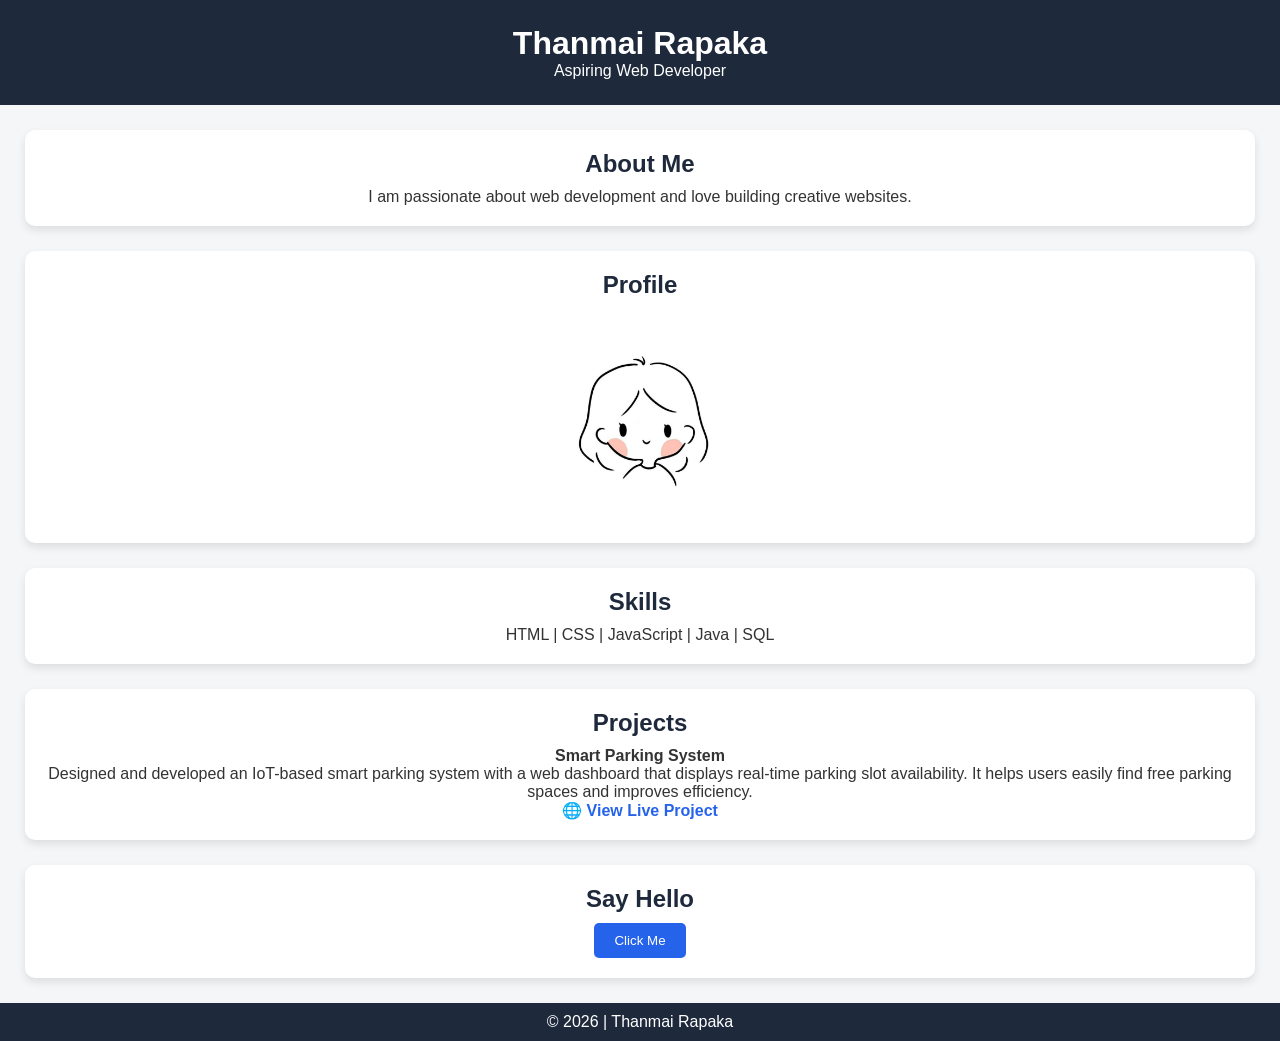
<file: task-1/index.html>
<!DOCTYPE html>
<html lang="en">
<head>
    <meta charset="UTF-8">
    <meta name="viewport" content="width=device-width, initial-scale=1.0">
    <title>My Portfolio</title>
    <link rel="stylesheet" href="style.css">
</head>
<body>

    <!-- Header -->
    <header>
        <h1>Thanmai Rapaka</h1>
        <p>Aspiring Web Developer</p>
    </header>

    <!-- About -->
    <section>
        <h2>About Me</h2>
        <p>I am passionate about web development and love building creative websites.</p>
    </section>

    <!-- Image -->
    <section>
        <h2>Profile</h2>
        <img src="photo.jpg" alt="My Photo">
    </section>

    <!-- Skills -->
    <section>
        <h2>Skills</h2>
        <p>HTML | CSS | JavaScript | Java | SQL</p>
    </section>

    <!-- Link -->
    <section>
        <h2>Projects</h2>
    
        <p>
            <strong>Smart Parking System</strong><br>
            Designed and developed an IoT-based smart parking system with a web dashboard that displays real-time parking slot availability. It helps users easily find free parking spaces and improves efficiency.
        </p>
    
        <a href="https://thanmairapaka08.github.io/smartstreetparking/" target="_blank">
            🌐 View Live Project
        </a>
    </section>
    <!-- Button -->
    <section>
        <h2>Say Hello</h2>
        <button onclick="showMessage()">Click Me</button>
    </section>

    <!-- Footer -->
    <footer>
        <p>© 2026 | Thanmai Rapaka</p>
    </footer>

    <script src="script.js"></script>
</body>
</html>
</file>
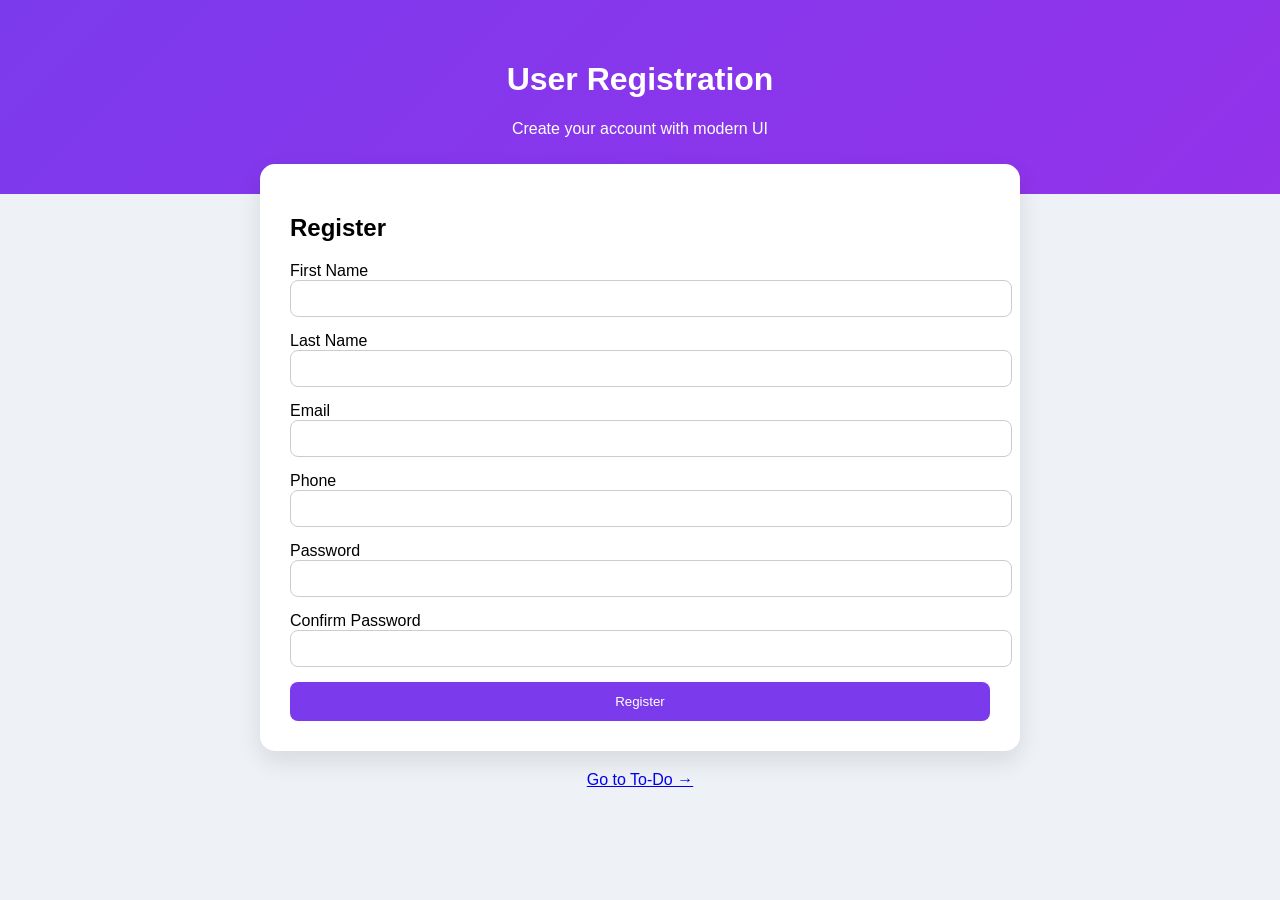
<file: task-2/index.html>
<!DOCTYPE html>
<html lang="en">
<head>
    <meta charset="UTF-8">
    <meta name="viewport" content="width=device-width, initial-scale=1.0">
    <title>Registration Form</title>
    <link rel="stylesheet" href="style.css">
</head>
<body>

<header class="hero">
    <h1>User Registration</h1>
    <p>Create your account with modern UI</p>
</header>

<div class="container">
    <form id="form">

        <h2>Register</h2>

        <div class="form-grid">

            <div>
                <label>First Name</label>
                <input type="text" id="fname">
                <small></small>
            </div>

            <div>
                <label>Last Name</label>
                <input type="text" id="lname">
                <small></small>
            </div>

            <div>
                <label>Email</label>
                <input type="email" id="email">
                <small></small>
            </div>

            <div>
                <label>Phone</label>
                <input type="text" id="phone">
                <small></small>
            </div>

            <div>
                <label>Password</label>
                <input type="password" id="password">
                <small></small>
            </div>

            <div>
                <label>Confirm Password</label>
                <input type="password" id="cpassword">
                <small></small>
            </div>

        </div>

        <button type="submit">Register</button>

    </form>
</div>

<a href="todo.html" class="link-btn">Go to To-Do →</a>

<script src="script.js"></script>
</body>
</html>
</file>
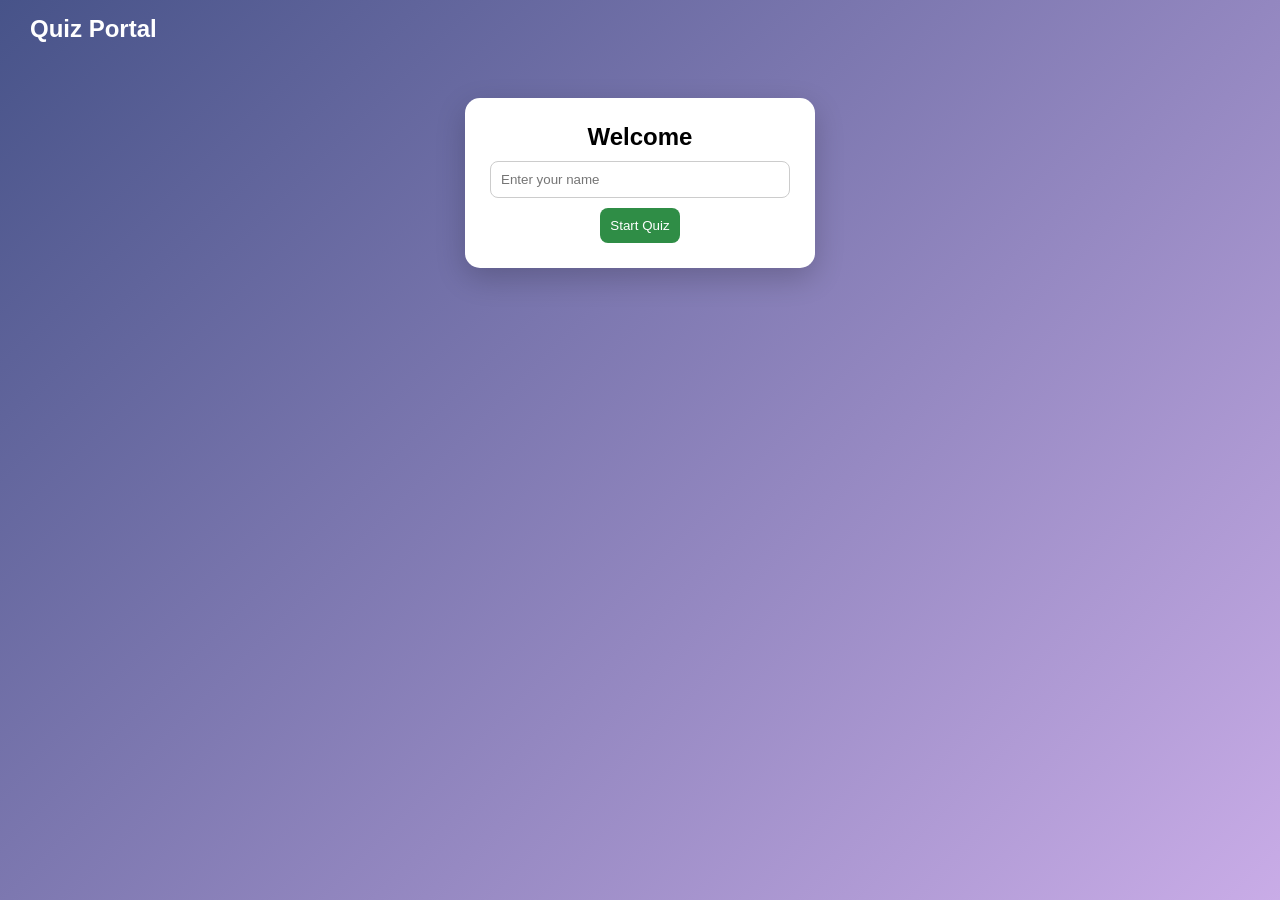
<file: task-3/index.html>
<!DOCTYPE html>
<html lang="en">
<head>
  <meta charset="UTF-8">
  <title>Quiz Portal</title>
  <link rel="stylesheet" href="style.css">
</head>
<body>

<!-- Header -->
<div class="header">
    <h2> Quiz Portal</h2>
  
    <div class="user-box">
      <span id="userDisplay"></span>
      <button id="logoutBtn" onclick="logout()" class="hidden">Logout</button>
    </div>
  </div>

<div class="container">

  <!--  LOGIN -->
  <div id="loginBox" class="card center">
    <h2>Welcome </h2>
    <input type="text" id="username" placeholder="Enter your name">
    <button onclick="login()">Start Quiz</button>
  </div>

  <!--  CATEGORY -->
  <div id="categoryBox" class="hidden">
    <h2 class="title">Select Category</h2>

    <div class="category-grid">

      <div class="category-card html" onclick="startQuiz('html')">
        <h3>HTML</h3>
        <p>Structure of web pages</p>
      </div>

      <div class="category-card css" onclick="startQuiz('css')">
        <h3>CSS</h3>
        <p>Styling & layouts</p>
      </div>

      <div class="category-card js" onclick="startQuiz('js')">
        <h3>JavaScript</h3>
        <p>Logic & interactivity</p>
      </div>

    </div>
  </div>

  <!--  QUIZ -->
  <div id="quizBox" class="card hidden">
    <div class="top">
      <span id="progress"></span>
      <span id="timer"></span>
    </div>

    <div class="progress-bar">
      <div id="bar"></div>
    </div>

    <h3 id="question"></h3>
    <div id="options"></div>

    <button class="primary" onclick="nextQuestion()">Next</button>
  </div>

  <!-- RESULT -->
  <div id="resultBox" class="card hidden center">
    <h2 id="finalScore"></h2>

    <div class="btn-group">
      <button onclick="showLeaderboard()">Leaderboard</button>
      <button onclick="restart()">Play Again</button>
    </div>
  </div>

  <!-- LEADERBOARD -->
  <div id="leaderboardBox" class="card hidden">
    <h2> Leaderboard</h2>
    <ul id="leaderboard"></ul>
    <button onclick="restart()">Back</button>
  </div>

</div>

<script src="script.js"></script>
</body>
</html>
</file>
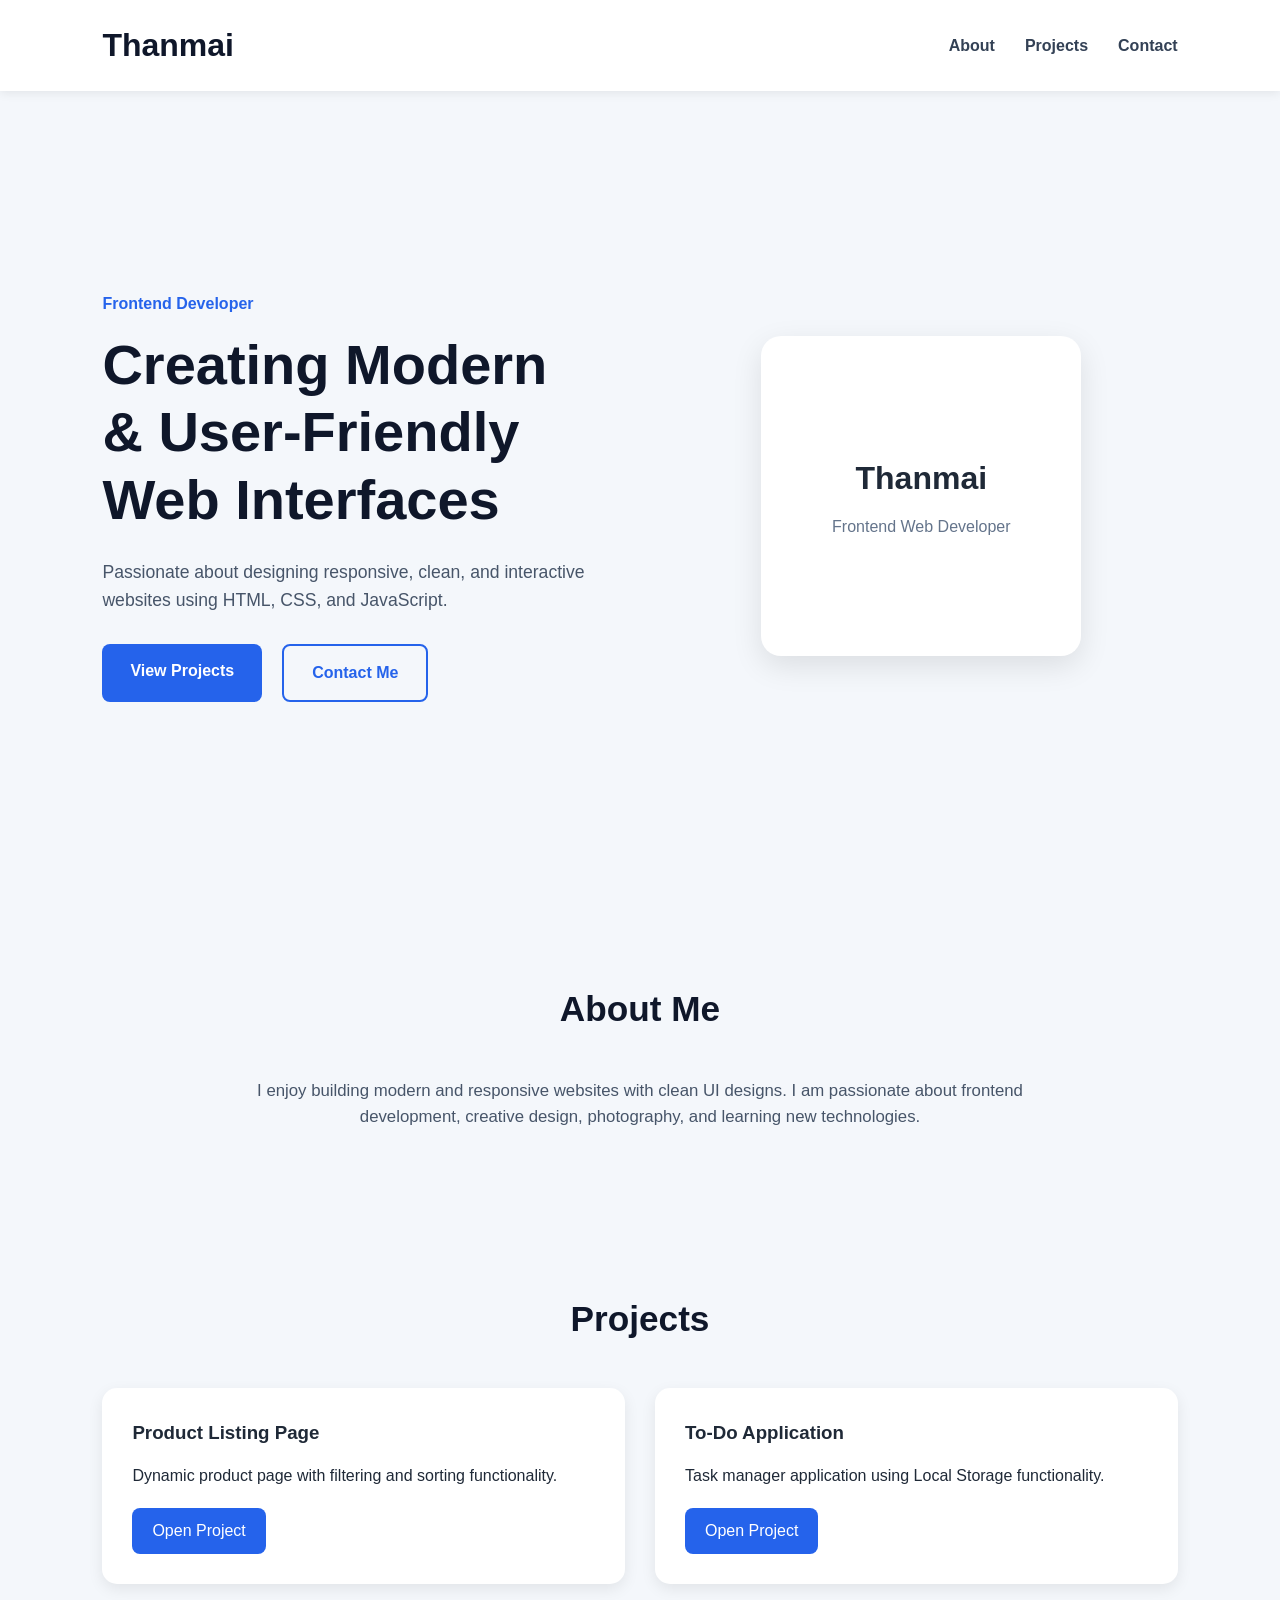
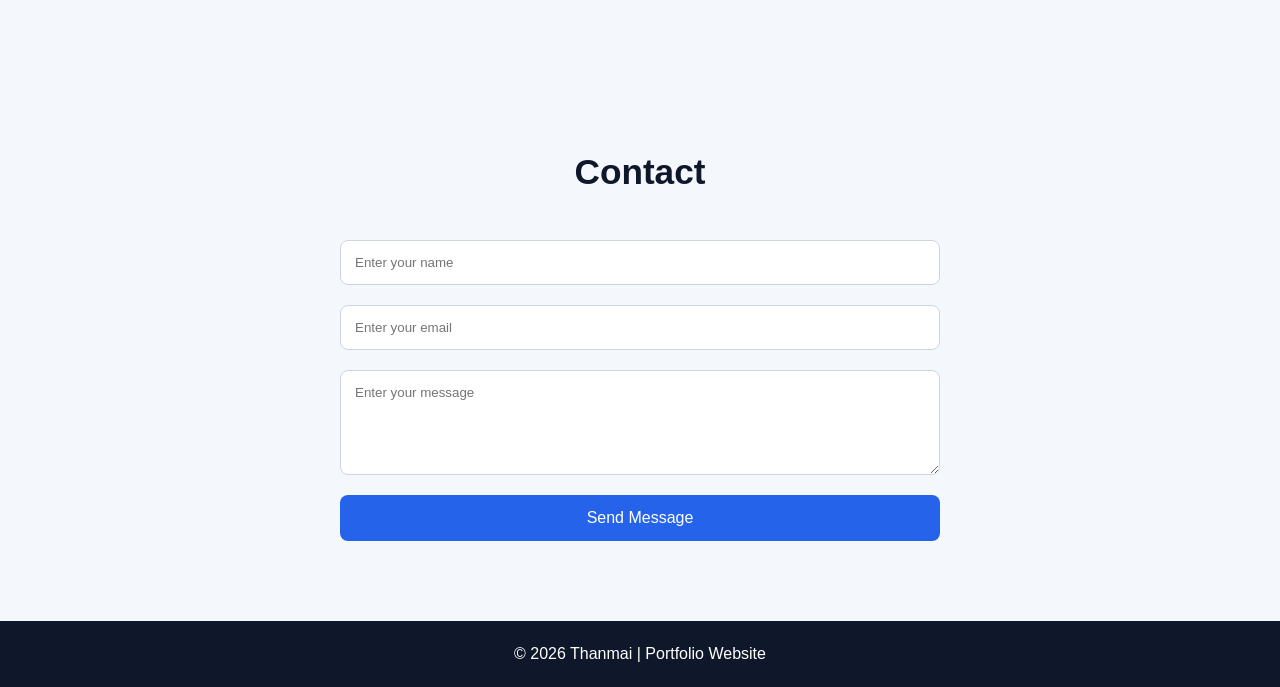
<file: task-4/index.html>
<!DOCTYPE html>
<html lang="en">

<head>

    <meta charset="UTF-8">

    <meta name="viewport" content="width=device-width, initial-scale=1.0">

    <title>Professional Portfolio</title>

    <link rel="stylesheet" href="style.css">

</head>

<body>


    <!-- Navbar -->

    <nav class="navbar">

        <h1 class="logo">Thanmai</h1>

        <ul class="nav-links">

            <li><a href="#about">About</a></li>

            <li><a href="#projects">Projects</a></li>

            <li><a href="#contact">Contact</a></li>

        </ul>

    </nav>



    <section class="hero">

        <div class="hero-left">
    
            <p class="small-text">
                Frontend Developer
            </p>
    
            <h1>
                Creating Modern <br>
                & User-Friendly <br>
                Web Interfaces
            </h1>
    
            <p class="hero-description">
    
                Passionate about designing responsive,
                clean, and interactive websites using
                HTML, CSS, and JavaScript.
    
            </p>
    
            <div class="hero-buttons">
    
                <a href="#projects" class="btn-primary">
                    View Projects
                </a>
    
                <a href="#contact" class="btn-secondary">
                    Contact Me
                </a>
    
            </div>
    
        </div>
    

        <div class="hero-right">

            <div class="profile-card">

                <h2>Thanmai</h2>

                <p>Frontend Web Developer</p>

            </div>

        </div>

    </section>



    <!-- About Section -->

    <section id="about" class="section">

        <h2>About Me</h2>

        <p class="about-text">

            I enjoy building modern and responsive
            websites with clean UI designs.

            I am passionate about frontend development,
            creative design, photography, and learning
            new technologies.

        </p>

    </section>



    <!-- Projects Section -->

    <section id="projects" class="section">

        <h2>Projects</h2>

        <div class="project-container">


            <div class="card">

                <h3>Product Listing Page</h3>

                <p>
                    Dynamic product page with filtering
                    and sorting functionality.
                </p>

                <a href="products.html" class="project-btn">
                    Open Project
                </a>

            </div>



            <div class="card">

                <h3>To-Do Application</h3>

                <p>
                    Task manager application using
                    Local Storage functionality.
                </p>

                <a href="todo.html" class="project-btn">
                    Open Project
                </a>

            </div>

        </div>

    </section>



    <!-- Contact Section -->

    <section id="contact" class="section">

        <h2>Contact</h2>

        <form id="contactForm">

            <input
                type="text"
                id="name"
                placeholder="Enter your name"
            >

            <input
                type="email"
                id="email"
                placeholder="Enter your email"
            >

            <textarea
                id="message"
                rows="5"
                placeholder="Enter your message"
            ></textarea>

            <button type="submit">
                Send Message
            </button>

        </form>

    </section>



    <!-- Footer -->

    <footer>

        <p>
            © 2026 Thanmai | Portfolio Website
        </p>

    </footer>


    <script src="script.js"></script>

</body>

</html>
</file>
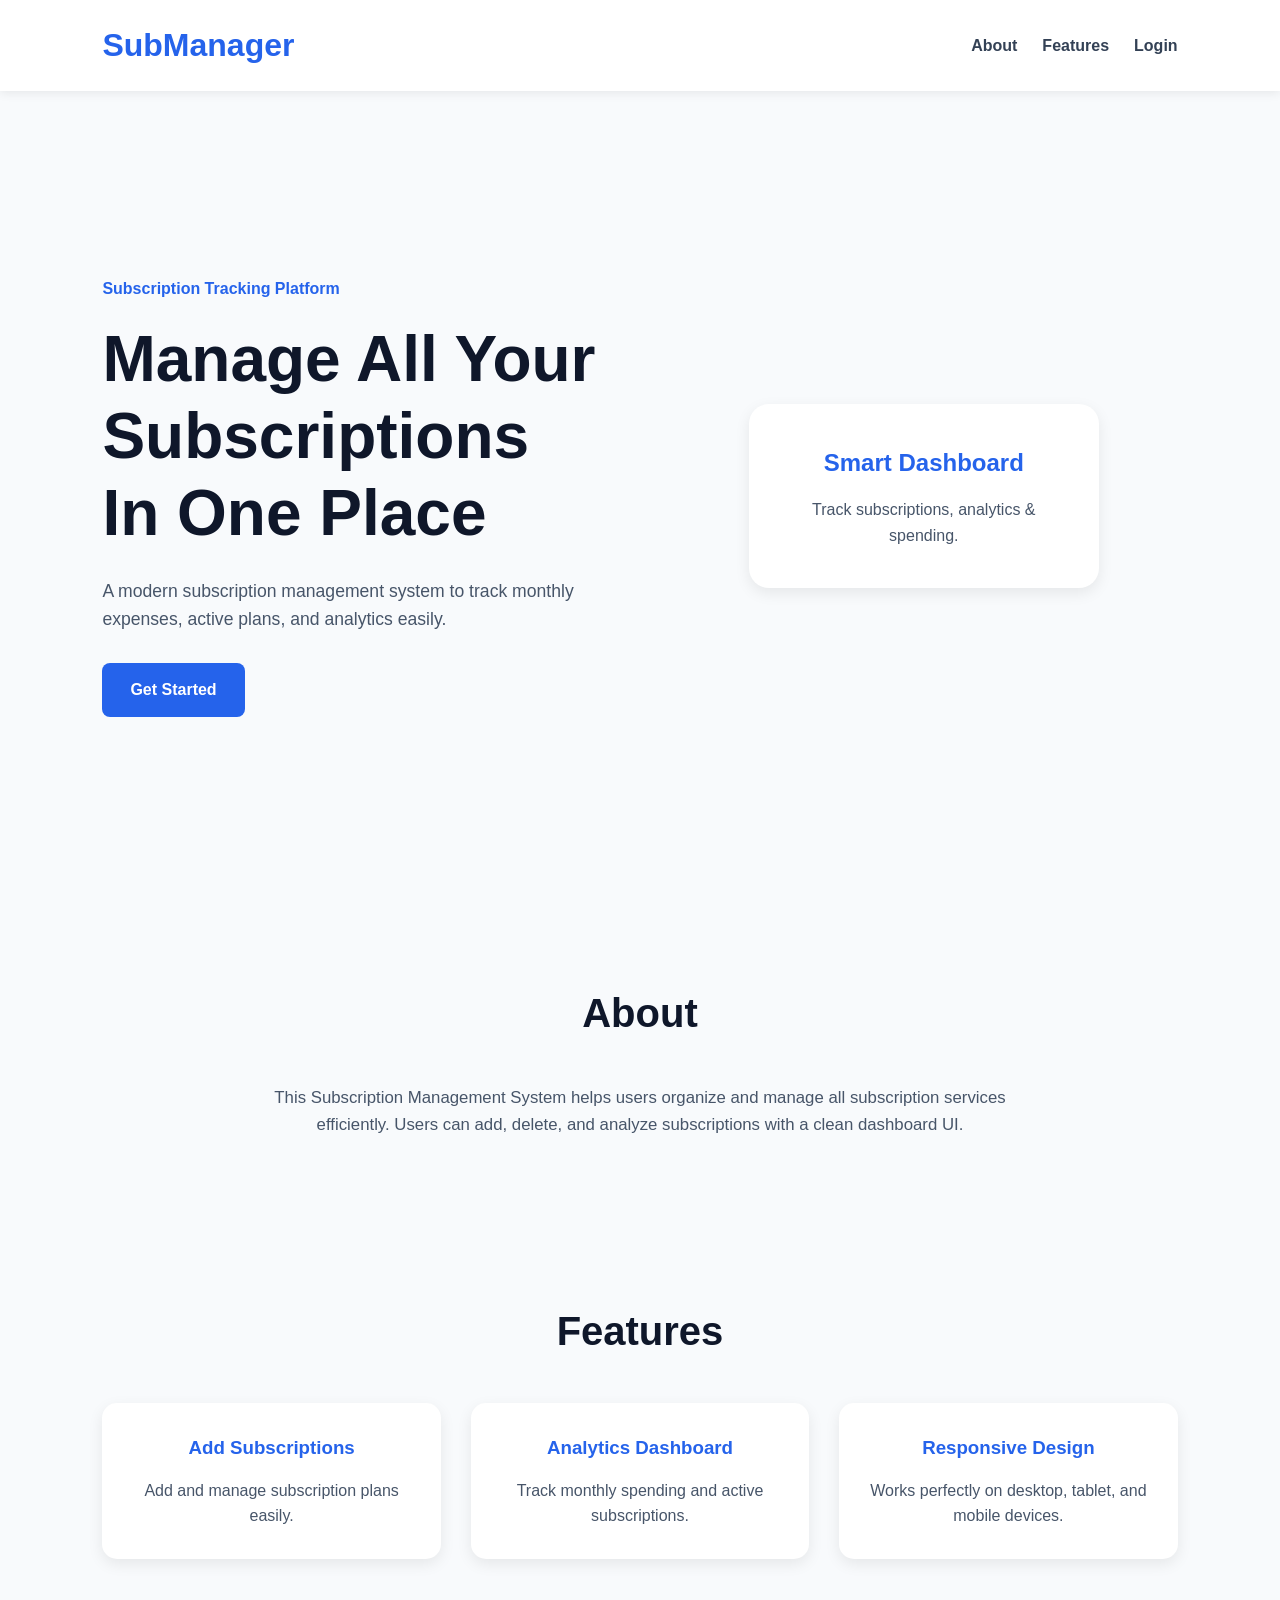
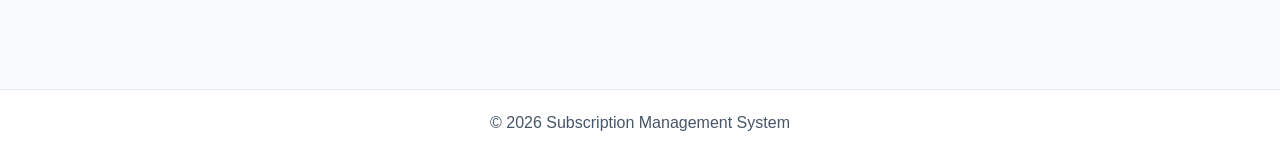
<file: task-5/index.html>
<!DOCTYPE html>
<html lang="en">

<head>

    <meta charset="UTF-8">

    <meta name="viewport"
          content="width=device-width, initial-scale=1.0">

    <title>Subscription Management System</title>

    <link rel="stylesheet" href="style.css">

</head>

<body>


    <!-- Navbar -->

    <nav class="navbar">

        <h1 class="logo">SubManager</h1>

        <ul class="nav-links">

            <li><a href="#about">About</a></li>

            <li><a href="#features">Features</a></li>

            <li><a href="auth.html">Login</a></li>

        </ul>

    </nav>



    <!-- Hero Section -->

    <section class="hero">

        <div class="hero-left">

            <p class="small-text">
                Subscription Tracking Platform
            </p>

            <h1>
                Manage All Your <br>
                Subscriptions <br>
                In One Place
            </h1>

            <p class="hero-description">

                A modern subscription management
                system to track monthly expenses,
                active plans, and analytics easily.

            </p>

            <a href="auth.html" class="btn-primary">
                Get Started
            </a>

        </div>



        <div class="hero-right">

            <div class="hero-card">

                <h2>Smart Dashboard</h2>

                <p>
                    Track subscriptions,
                    analytics & spending.
                </p>

            </div>

        </div>

    </section>



    <!-- About Section -->

    <section id="about" class="section">

        <h2>About</h2>

        <p class="about-text">

            This Subscription Management System
            helps users organize and manage
            all subscription services efficiently.

            Users can add, delete, and analyze
            subscriptions with a clean dashboard UI.

        </p>

    </section>



    <!-- Features Section -->

    <section id="features" class="section">

        <h2>Features</h2>

        <div class="feature-container">


            <div class="card">

                <h3>Add Subscriptions</h3>

                <p>
                    Add and manage
                    subscription plans easily.
                </p>

            </div>



            <div class="card">

                <h3>Analytics Dashboard</h3>

                <p>
                    Track monthly spending
                    and active subscriptions.
                </p>

            </div>



            <div class="card">

                <h3>Responsive Design</h3>

                <p>
                    Works perfectly on desktop,
                    tablet, and mobile devices.
                </p>

            </div>

        </div>

    </section>



    <!-- Footer -->

    <footer>

        <p>
            © 2026 Subscription Management System
        </p>

    </footer>

</body>

</html>
</file>
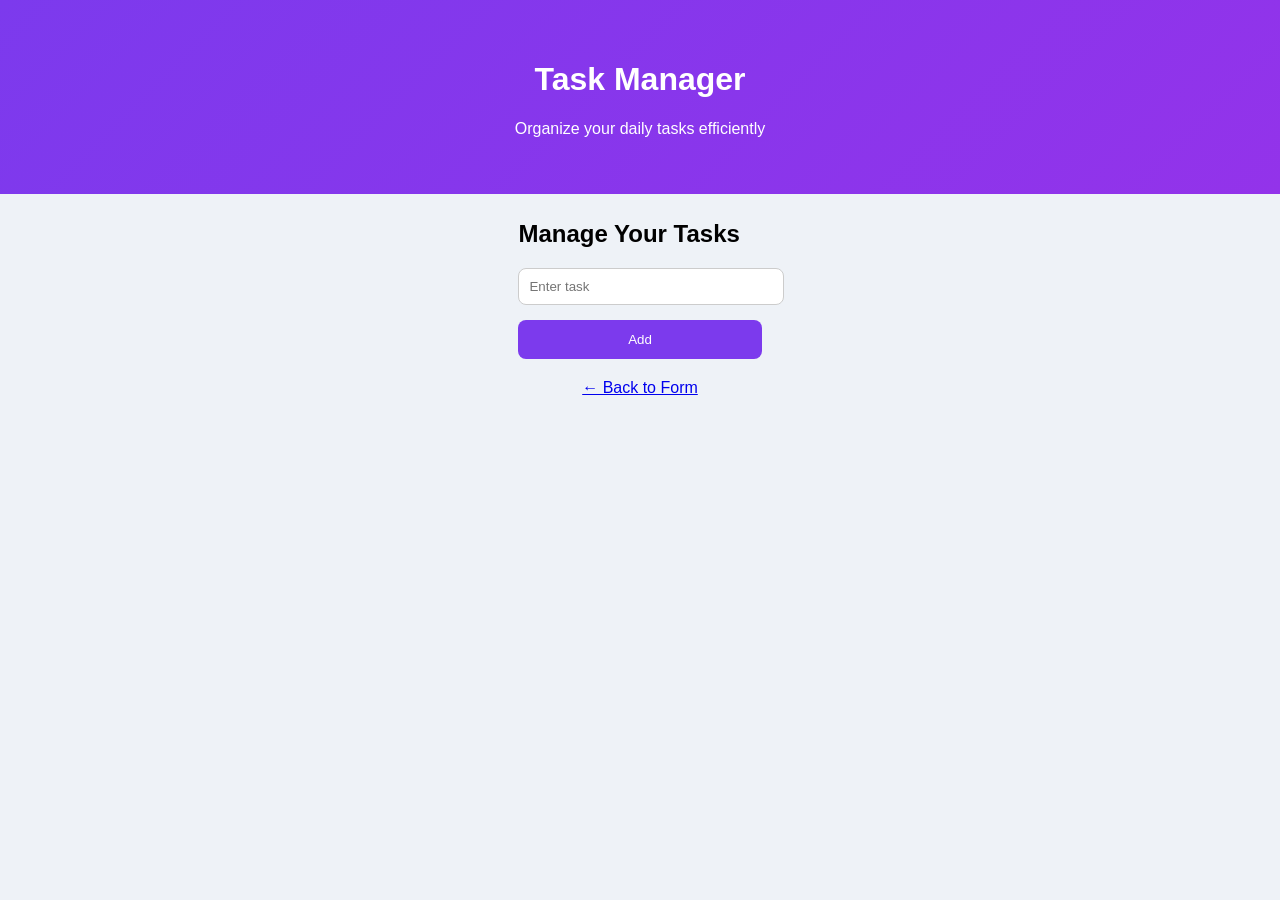
<file: task-2/todo.html>
<!DOCTYPE html>
<html lang="en">
<head>
    <meta charset="UTF-8">
    <meta name="viewport" content="width=device-width, initial-scale=1.0">
    <title>To-Do List</title>
    <link rel="stylesheet" href="style.css">
</head>
<body>

<!-- SAME HEADER STYLE -->
<header class="hero">
    <h1>Task Manager</h1>
    <p>Organize your daily tasks efficiently</p>
</header>

<!-- CARD -->
<div class="container">
    
    <div class="todo-card"><br>
        <br>
        <h2>Manage Your Tasks</h2>

        <div class="todo-input">
            <input type="text" id="taskInput" placeholder="Enter task">
            <button onclick="addTask()">Add</button>
        </div>

        <ul id="taskList"></ul>

        <a href="index.html" class="link-btn">← Back to Form</a>
    </div>

</div>

<script src="script.js"></script>
</body>
</html>
</file>
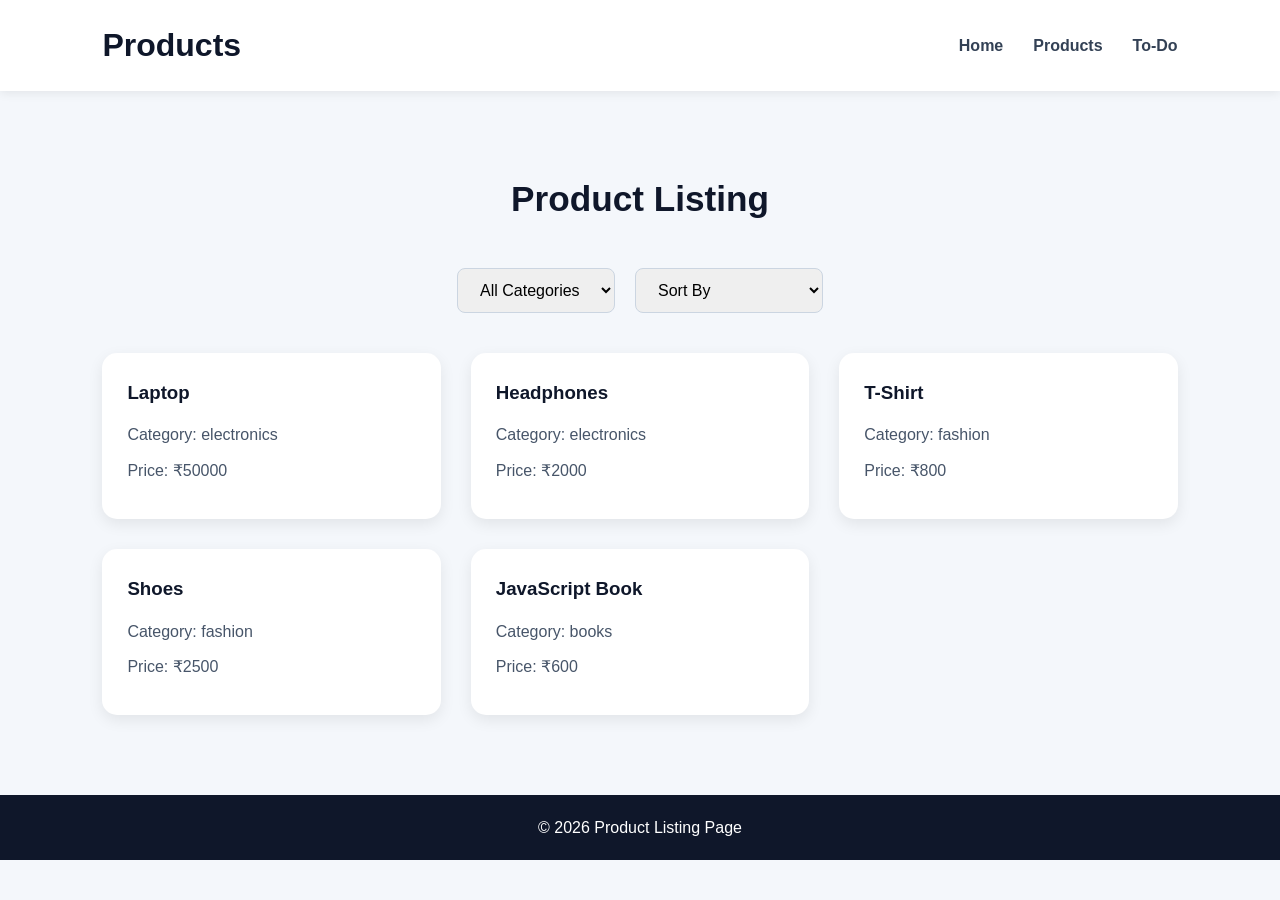
<file: task-4/products.html>
<!DOCTYPE html>
<html lang="en">

<head>

    <meta charset="UTF-8">

    <meta name="viewport" content="width=device-width, initial-scale=1.0">

    <title>Product Listing</title>

    <link rel="stylesheet" href="style.css">

</head>

<body>


    <!-- Navbar -->

    <nav class="navbar">

        <h1 class="logo">Products</h1>

        <ul class="nav-links">

            <li><a href="index.html">Home</a></li>

            <li><a href="products.html">Products</a></li>

            <li><a href="todo.html">To-Do</a></li>

        </ul>

    </nav>



    <!-- Products Section -->

    <section class="section">

        <h2>Product Listing</h2>


        <!-- Filter Controls -->

        <div class="controls">

            <select id="filterCategory">

                <option value="all">
                    All Categories
                </option>

                <option value="electronics">
                    Electronics
                </option>

                <option value="fashion">
                    Fashion
                </option>

                <option value="books">
                    Books
                </option>

            </select>



            <select id="sortPrice">

                <option value="default">
                    Sort By
                </option>

                <option value="low">
                    Price: Low to High
                </option>

                <option value="high">
                    Price: High to Low
                </option>

            </select>

        </div>



        <!-- Product Cards -->

        <div
            id="productContainer"
            class="product-container"
        ></div>

    </section>


    <footer>

        <p>
            © 2026 Product Listing Page
        </p>

    </footer>


    <script src="script.js"></script>

</body>

</html>
</file>
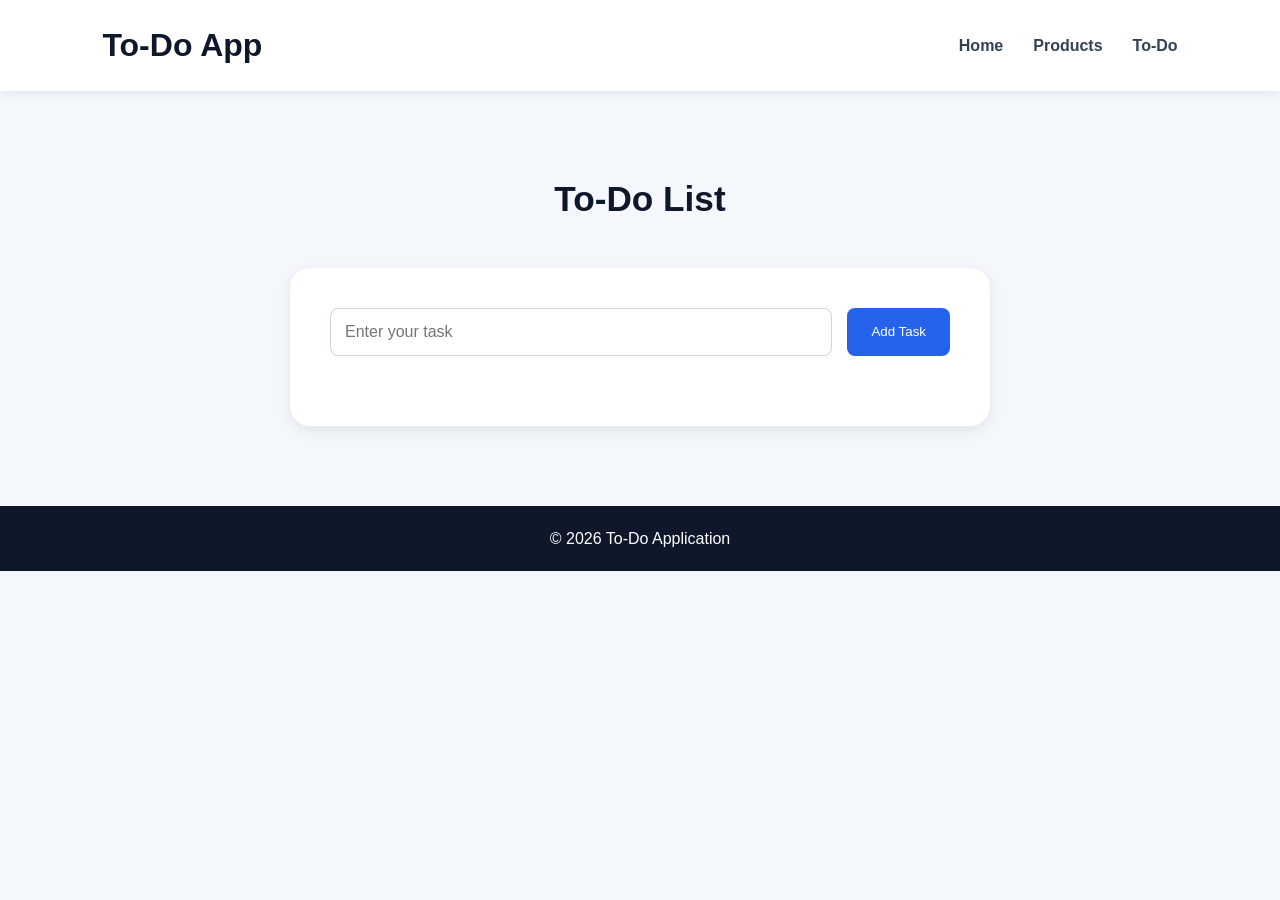
<file: task-4/todo.html>
<!DOCTYPE html>
<html lang="en">

<head>

    <meta charset="UTF-8">

    <meta name="viewport" content="width=device-width, initial-scale=1.0">

    <title>To-Do App</title>

    <link rel="stylesheet" href="style.css">

</head>

<body>


    <!-- Navbar -->

    <nav class="navbar">

        <h1 class="logo">To-Do App</h1>

        <ul class="nav-links">

            <li><a href="index.html">Home</a></li>

            <li><a href="products.html">Products</a></li>

            <li><a href="todo.html">To-Do</a></li>

        </ul>

    </nav>



    <!-- To-Do Section -->

    <section class="section">

        <h2>To-Do List</h2>


        <div class="todo-container">

            <div class="todo-box">

                <input
                    type="text"
                    id="taskInput"
                    placeholder="Enter your task"
                >

                <button onclick="addTask()">
                    Add Task
                </button>

            </div>


            <ul id="taskList"></ul>

        </div>

    </section>


    <footer>

        <p>
            © 2026 To-Do Application
        </p>

    </footer>


    <script src="script.js"></script>

</body>

</html>
</file>
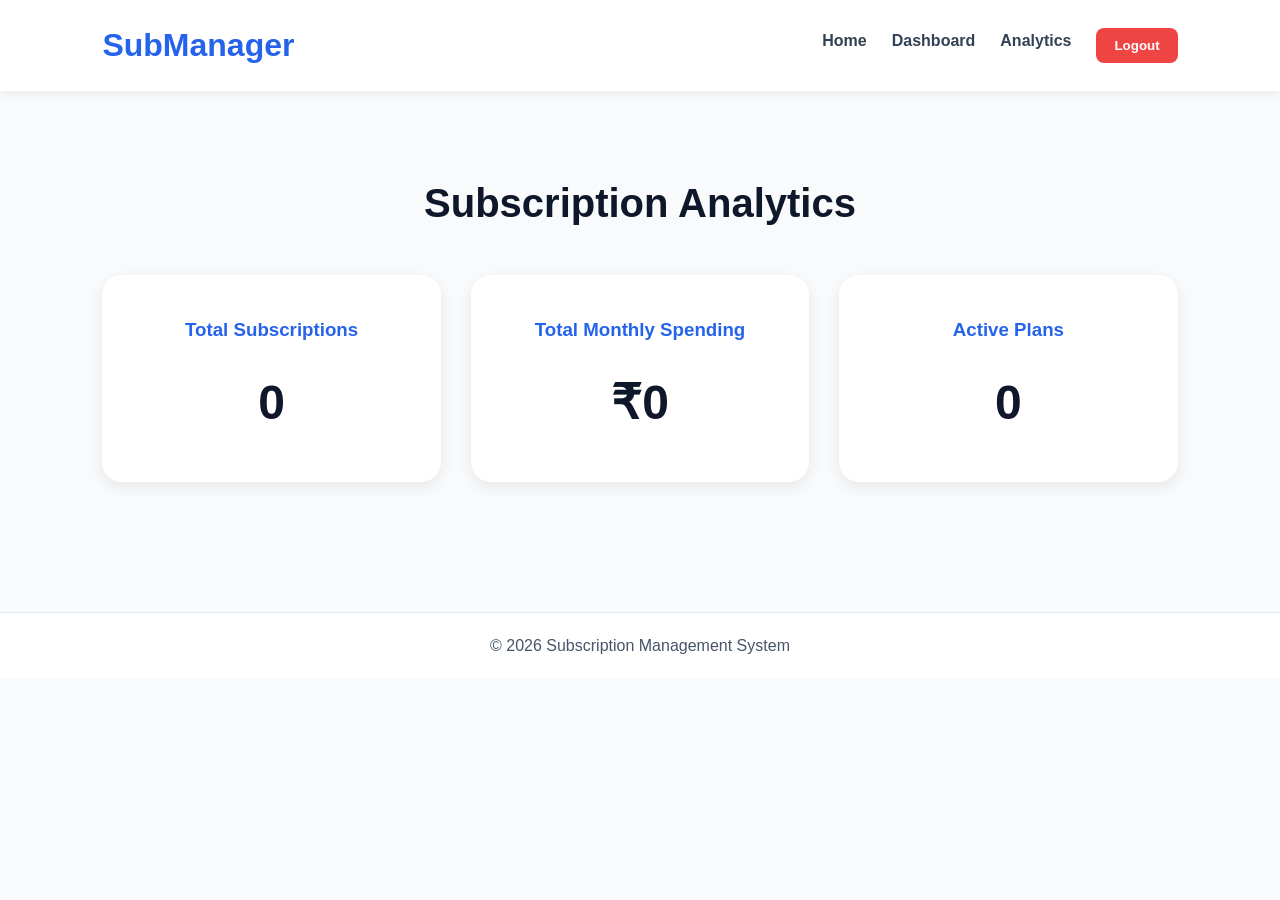
<file: task-5/analytics.html>
<!DOCTYPE html>
<html lang="en">

<head>

    <meta charset="UTF-8">

    <meta name="viewport"
          content="width=device-width, initial-scale=1.0">

    <title>Analytics Dashboard</title>

    <link rel="stylesheet" href="style.css">

</head>

<body>


    <!-- Navbar -->

    <nav class="navbar">

        <h1 class="logo">SubManager</h1>
    
        <ul class="nav-links">
    
            <li><a href="index.html">Home</a></li>
    
            <li><a href="dashboard.html">Dashboard</a></li>
    
            <li><a href="analytics.html">Analytics</a></li>
    
            <li>
                <button
                    class="logout-btn"
                    onclick="logoutUser()"
                >
                    Logout
                </button>
            </li>
    
        </ul>
    
    </nav>



    <!-- Analytics Section -->

    <section class="section">

        <h2>Subscription Analytics</h2>


        <div class="analytics-container">


            <!-- Total Subscriptions -->

            <div class="analytics-card">

                <h3>Total Subscriptions</h3>

                <h1 id="totalSubscriptions">
                    0
                </h1>

            </div>



            <!-- Monthly Spending -->

            <div class="analytics-card">

                <h3>Total Monthly Spending</h3>

                <h1 id="totalAmount">
                    ₹0
                </h1>

            </div>



            <!-- Active Plans -->

            <div class="analytics-card">

                <h3>Active Plans</h3>

                <h1 id="activePlans">
                    0
                </h1>

            </div>

        </div>

    </section>



    <!-- Footer -->

    <footer>

        <p>
            © 2026 Subscription Management System
        </p>

    </footer>


    <script src="script.js"></script>

</body>

</html>
</file>
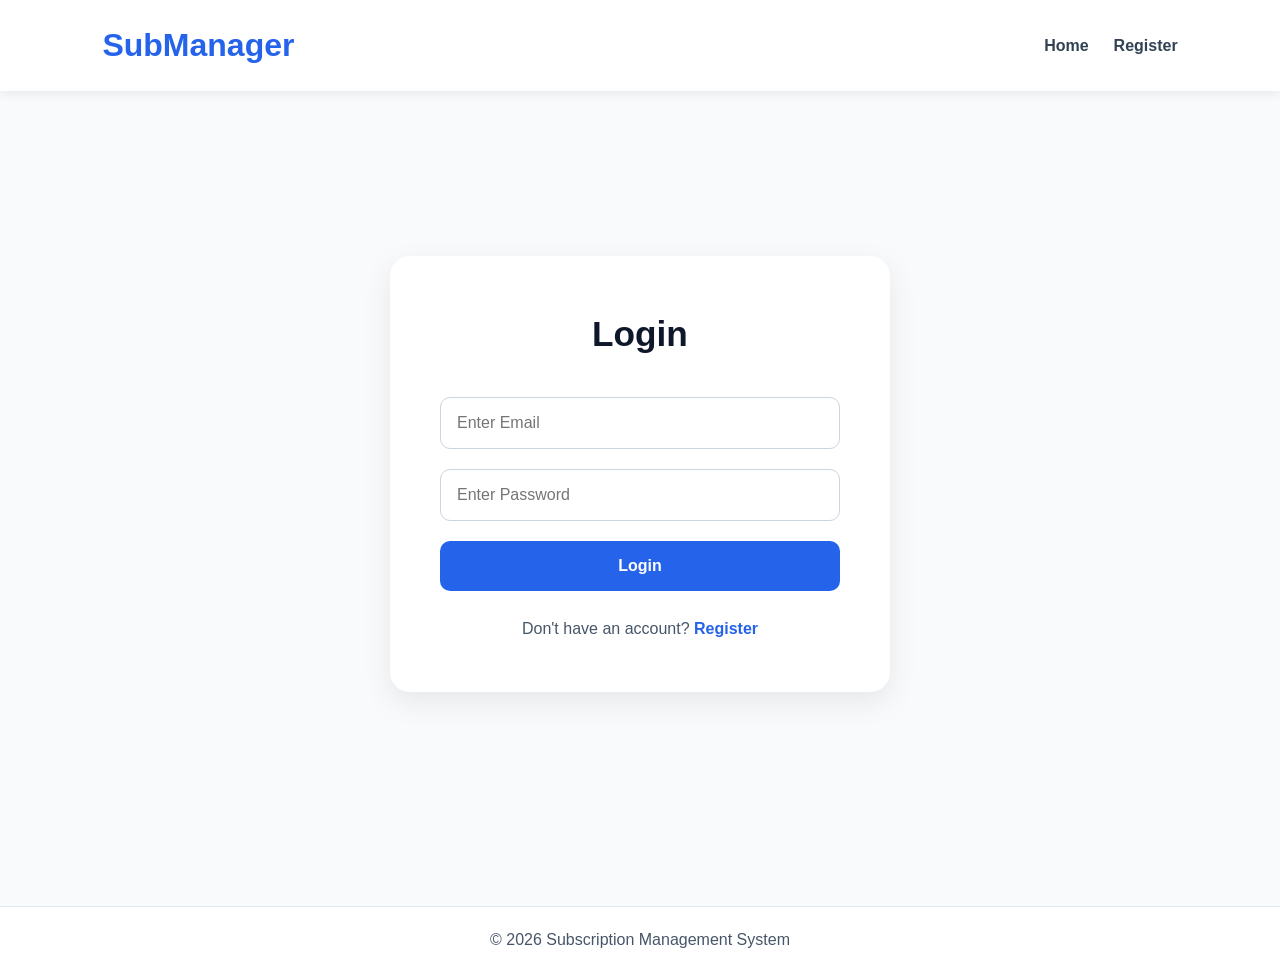
<file: task-5/auth.html>
<!DOCTYPE html>
<html lang="en">

<head>

    <meta charset="UTF-8">

    <meta name="viewport"
          content="width=device-width, initial-scale=1.0">

    <title>Login</title>

    <link rel="stylesheet" href="style.css">

</head>

<body>


    <nav class="navbar">

        <h1 class="logo">SubManager</h1>

        <ul class="nav-links">

            <li><a href="index.html">Home</a></li>

            <li><a href="register.html">Register</a></li>

        </ul>

    </nav>



    <section class="auth-section">

        <div class="single-auth-box">

            <h2>Login</h2>


            <input
                type="email"
                id="loginEmail"
                placeholder="Enter Email"
            >
            <br>

            <input
                type="password"
                id="loginPassword"
                placeholder="Enter Password"
            >
            <br>

            <button onclick="loginUser()">
                Login
            </button>


            <p class="auth-link">

                Don't have an account?

                <a href="register.html">
                    Register
                </a>

            </p>

        </div>

    </section>



    <footer>

        <p>
            © 2026 Subscription Management System
        </p>

    </footer>


    <script src="script.js"></script>

</body>

</html>
</file>
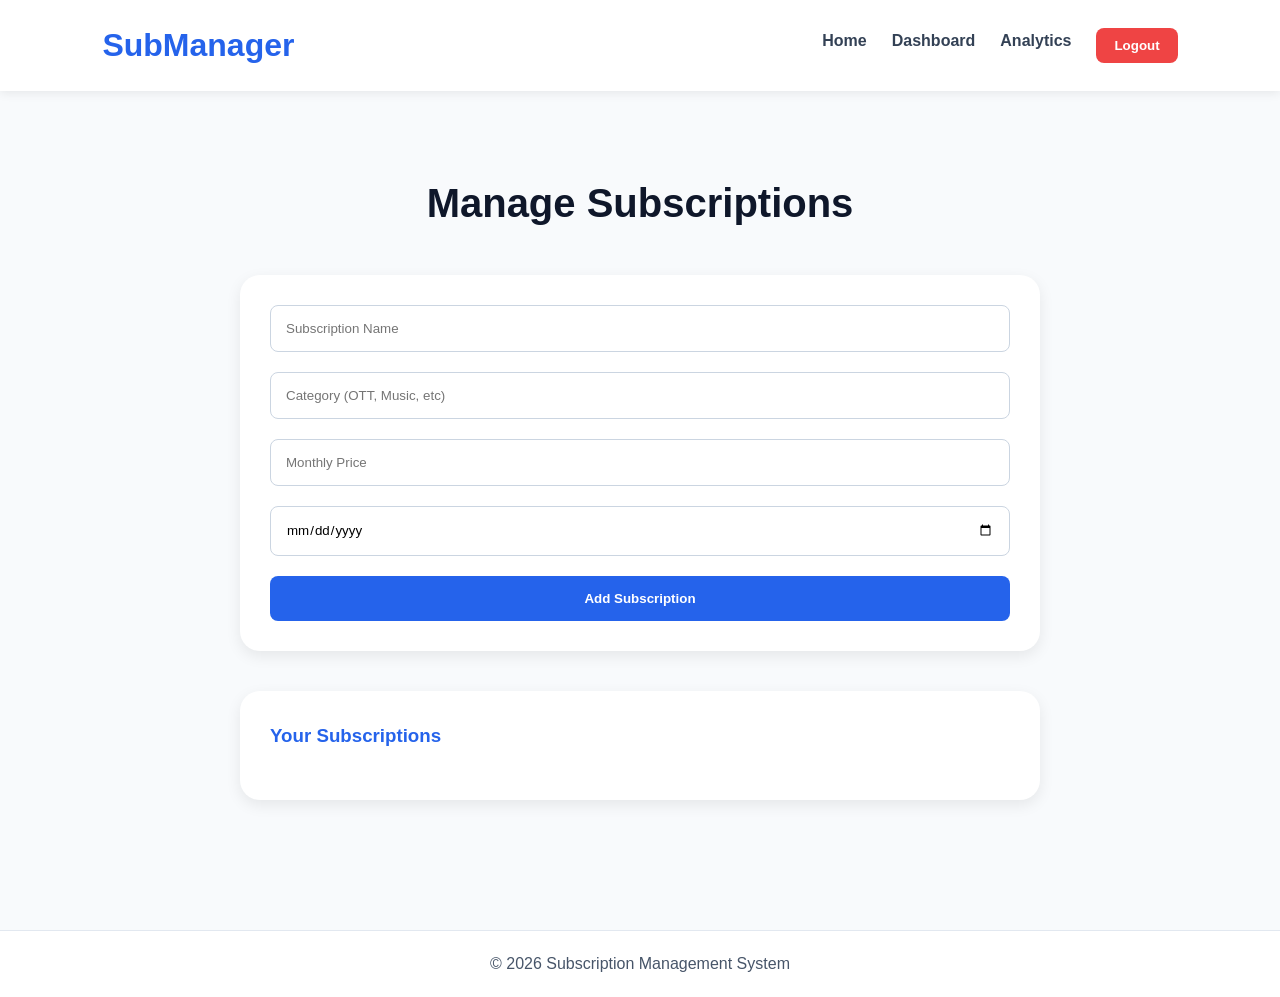
<file: task-5/dashboard.html>
<!DOCTYPE html>
<html lang="en">

<head>

    <meta charset="UTF-8">

    <meta name="viewport"
          content="width=device-width, initial-scale=1.0">

    <title>Dashboard</title>

    <link rel="stylesheet" href="style.css">

</head>

<body>


    <!-- Navbar -->

    <nav class="navbar">

        <h1 class="logo">SubManager</h1>
    
        <ul class="nav-links">
    
            <li><a href="index.html">Home</a></li>
    
            <li><a href="dashboard.html">Dashboard</a></li>
    
            <li><a href="analytics.html">Analytics</a></li>
    
            <li>
                <button
                    class="logout-btn"
                    onclick="logoutUser()"
                >
                    Logout
                </button>
            </li>
    
        </ul>
    
    </nav>



    <!-- Dashboard Section -->

    <section class="section">

        <h2>Manage Subscriptions</h2>


        <div class="dashboard-container">


            <!-- Add Subscription -->

            <div class="form-box">

                <input
                    type="text"
                    id="subscriptionName"
                    placeholder="Subscription Name"
                >
            
            
                <input
                    type="text"
                    id="subscriptionCategory"
                    placeholder="Category (OTT, Music, etc)"
                >
            
            
                <input
                    type="number"
                    id="subscriptionPrice"
                    placeholder="Monthly Price"
                >
            
            
                <input
                    type="date"
                    id="renewalDate"
                >
            
            
                <button onclick="addSubscription()">
                    Add Subscription
                </button>
            
            </div>


            <!-- Subscription List -->

            <div class="subscription-box">

                <h3>Your Subscriptions</h3>

                <ul id="subscriptionList"></ul>

            </div>

        </div>

    </section>



    <!-- Footer -->

    <footer>

        <p>
            © 2026 Subscription Management System
        </p>

    </footer>


    <script src="script.js"></script>

</body>

</html>
</file>
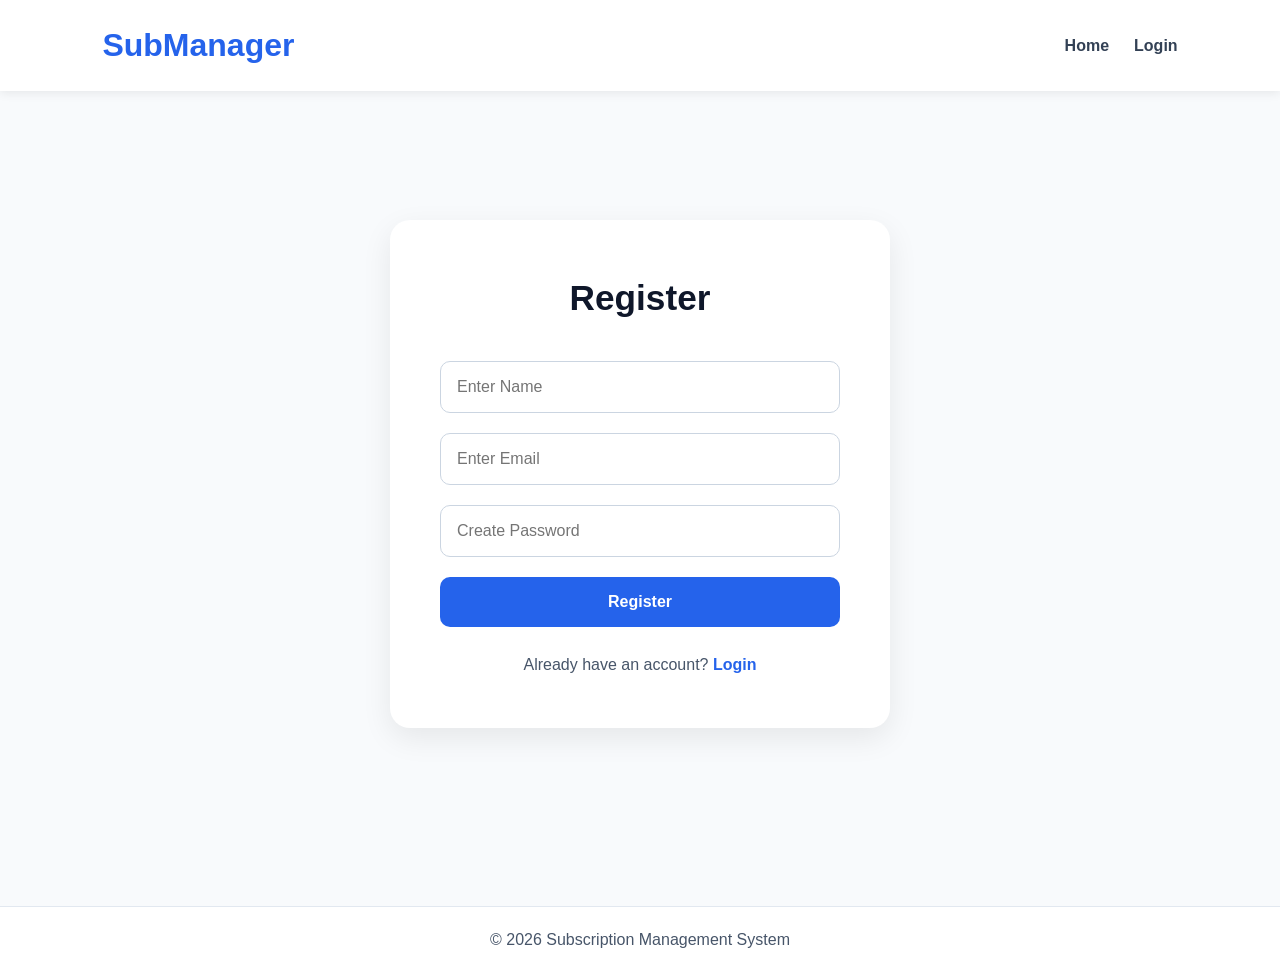
<file: task-5/register.html>
<!DOCTYPE html>
<html lang="en">

<head>

    <meta charset="UTF-8">

    <meta name="viewport"
          content="width=device-width, initial-scale=1.0">

    <title>Register</title>

    <link rel="stylesheet" href="style.css">

</head>

<body>


    <nav class="navbar">

        <h1 class="logo">SubManager</h1>

        <ul class="nav-links">

            <li><a href="index.html">Home</a></li>

            <li><a href="auth.html">Login</a></li>

        </ul>

    </nav>



    <section class="auth-section">

        <div class="single-auth-box">

            <h2>Register</h2>


            <input
                type="text"
                id="registerName"
                placeholder="Enter Name"
            >


            <input
                type="email"
                id="registerEmail"
                placeholder="Enter Email"
            >


            <input
                type="password"
                id="registerPassword"
                placeholder="Create Password"
            >


            <button onclick="registerUser()">
                Register
            </button>


            <p class="auth-link">

                Already have an account?

                <a href="auth.html">
                    Login
                </a>

            </p>

        </div>

    </section>



    <footer>

        <p>
            © 2026 Subscription Management System
        </p>

    </footer>


    <script src="script.js"></script>

</body>

</html>
</file>
<file: task-1/style.css>
* {
    margin: 0;
    padding: 0;
    box-sizing: border-box;
}

body {
    font-family: Arial, sans-serif;
    background: #f4f6f8;
    text-align: center;
    color: #333;
}

/* Header */
header {
    background: #1e293b;
    color: white;
    padding: 25px;
}

/* Sections */
section {
    margin: 25px;
    padding: 20px;
    background: white;
    border-radius: 10px;
    box-shadow: 0px 4px 8px rgba(0,0,0,0.1);
}

/* Headings */
h2 {
    margin-bottom: 10px;
    color: #1e293b;
}

/* Image */
img {
    width: 200px;
    border-radius: 50%;
    margin-top: 10px;
}

/* Link */
a {
    text-decoration: none;
    color: #2563eb;
    font-weight: bold;
}

a:hover {
    color: #1d4ed8;
}

/* Button */
button {
    padding: 10px 20px;
    background: #2563eb;
    color: white;
    border: none;
    border-radius: 5px;
    cursor: pointer;
}

button:hover {
    background: #1d4ed8;
}

button:active {
    transform: scale(0.95);
}

/* Footer */
footer {
    margin-top: 20px;
    padding: 10px;
    background: #1e293b;
    color: white;
}
</file>
<file: task-2/style.css>
body {
    font-family: 'Segoe UI', sans-serif;
    margin: 0;
    background: #eef2f7;
}

/* HEADER */
.hero {
    background: linear-gradient(135deg, #7c3aed, #9333ea);
    color: white;
    text-align: center;
    padding: 40px;
}

/* CARD */
.container {
    display: flex;
    justify-content: center;
    margin-top: -30px;
}

/* FORM */
form {
    background: white;
    padding: 30px;
    border-radius: 15px;
    width: 700px;
    box-shadow: 0 10px 25px rgba(0,0,0,0.1);
}

/* GRID */
.form-grid {
    display: flex;
    flex-direction: column;
    gap: 15px;
}

/* INPUT */
input {
    width: 100%;
    padding: 10px;
    border-radius: 8px;
    border: 1px solid #ccc;
}
.form-grid div {
    display: flex;
    flex-direction: column;
}
/* VALIDATION COLORS */
input.success {
    border-color: green;
}

input.error {
    border-color: red;
}

small {
    color: red;
    font-size: 12px;
}

/* BUTTON */
button {
    margin-top: 15px;
    width: 100%;
    padding: 12px;
    background: #7c3aed;
    color: white;
    border: none;
    border-radius: 8px;
}

/* LINK */
.link-btn {
    display: block;
    text-align: center;
    margin-top: 20px;
}

/* RESPONSIVE */
@media (max-width: 768px) {
    .form-grid {
        display: flex;
        flex-direction: column;
        gap: 15px;
    }

    form {
        width: 90%;
    }
}
</file>
<file: task-3/style.css>
* {
    margin: 0;
    padding: 0;
    box-sizing: border-box;
    font-family: 'Segoe UI', sans-serif;
  }
  
  /* Background */
  body {
    background: linear-gradient(135deg, #475389, #c9ace7);
    min-height: 100vh;
  }
  
  /* Header */
  .header {
    display: flex;
    justify-content: space-between;
    padding: 15px 30px;
    color: white;
  }
  
  /* Container */
  .container {
    display: flex;
    justify-content: center;
    align-items: center;
    flex-direction: column;
    margin-top: 40px;
  }
  
  /* Cards */
  .card {
    background: white;
    padding: 25px;
    border-radius: 15px;
    width: 350px;
    box-shadow: 0 10px 30px rgba(0,0,0,0.2);
  }
  
  .center {
    text-align: center;
  }
  
  /* Input */
  input {
    width: 100%;
    padding: 10px;
    margin: 10px 0;
    border-radius: 8px;
    border: 1px solid #ccc;
  }
  
  /* Buttons */
  button {
    padding: 10px;
    border: none;
    border-radius: 8px;
    background: #2f8d46;
    color: white;
    cursor: pointer;
    transition: 0.3s;
  }
  
  button:hover {
    background: #256e38;
  }
  
  .primary {
    width: 100%;
    margin-top: 10px;
  }
  
  /* Category */
  .title {
    color: white;
    margin-bottom: 20px;
    text-align: center;
  }
  
  .category-grid {
    display: flex;
    gap: 20px;
  }
  
  /* Cards */
  .category-card {
    padding: 25px;
    border-radius: 15px;
    width: 150px;
    text-align: center;
    color: white;
    cursor: pointer;
    transition: 0.3s;
  }
  
  .category-card:hover {
    transform: translateY(-8px);
  }
  
  /* Colors */
  .html {
    background: linear-gradient(135deg, #d68f7e, #efb88e);
  }
  
  .css {
    background: linear-gradient(135deg, #7cf5cf, #6daeef);
  }
  
  .js {
    background: linear-gradient(135deg, #ddb17c, #f9de65);
  }
  
  /* Quiz */
  .top {
    display: flex;
    justify-content: space-between;
    margin-bottom: 10px;
  }
  
  .progress-bar {
    height: 6px;
    background: #ddd;
    border-radius: 5px;
    margin-bottom: 15px;
  }
  
  #bar {
    height: 100%;
    width: 0%;
    background: #2f8d46;
  }
  
  /* Options */
  #options {
    display: flex;
    flex-direction: column;
    gap: 10px;
  }
  
  .option {
    padding: 10px;
    border: 1px solid #1c1c1c;
    border-radius: 8px;
    background: rgb(243, 246, 244);
    cursor: pointer;
    color:black;
  }
  
  /* Result buttons */
  .btn-group {
    display: flex;
    gap: 10px;
    justify-content: center;
  }
  
  /* Leaderboard */
  ul {
    list-style: none;
    margin: 10px 0;
  }
  
  li {
    padding: 8px;
    border-bottom: 1px solid #ddd;
  }
  
  /* Hidden */
  .hidden {
    display: none;
  }
  /* User section */
.user-box {
    display: flex;
    gap: 10px;
    align-items: center;
  }
  
  /* Logout button */
  #logoutBtn {
    background: #ff4d4d;
    padding: 6px 10px;
    font-size: 12px;
  }
  
  #logoutBtn:hover {
    background: #cc0000;
  }
</file>
<file: task-4/style.css>
*{
    margin:0;
    padding:0;
    box-sizing:border-box;
    font-family:Arial, sans-serif;
}


body{
    background:#f4f7fb;
    color:#1f2937;
    line-height:1.6;
}


/* Navbar */

.navbar{
    display:flex;
    justify-content:space-between;
    align-items:center;
    padding:20px 8%;
    background:white;
    box-shadow:0 2px 10px rgba(0,0,0,0.08);
    position:sticky;
    top:0;
    z-index:1000;
}


.logo{
    color:#0f172a;
    font-size:2rem;
    font-weight:bold;
}


.nav-links{
    display:flex;
    list-style:none;
    gap:30px;
}


.nav-links a{
    text-decoration:none;
    color:#334155;
    font-weight:600;
}


.nav-links a:hover{
    color:#2563eb;
}


/* Hero */

.hero{
    min-height:90vh;
    display:flex;
    justify-content:space-between;
    align-items:center;
    padding:80px 8%;
    gap:50px;
}


.hero-left{
    flex:1;
}


.small-text{
    color:#2563eb;
    font-weight:bold;
    margin-bottom:15px;
}


.hero-left h1{
    font-size:3.5rem;
    line-height:1.2;
    margin-bottom:25px;
    color:#0f172a;
}


.hero-description{
    font-size:1.1rem;
    color:#475569;
    max-width:600px;
    margin-bottom:30px;
}


.hero-buttons{
    display:flex;
    gap:20px;
}


.btn-primary{
    background:#2563eb;
    color:white;
    padding:14px 28px;
    text-decoration:none;
    border-radius:8px;
    font-weight:bold;
}


.btn-secondary{
    border:2px solid #2563eb;
    color:#2563eb;
    padding:14px 28px;
    text-decoration:none;
    border-radius:8px;
    font-weight:bold;
}


.btn-primary:hover{
    background:#1d4ed8;
}


.btn-secondary:hover{
    background:#2563eb;
    color:white;
}


/* Right Card */

.hero-right{
    flex:1;
    display:flex;
    justify-content:center;
}


.profile-card{
    width:320px;
    height:320px;
    background:white;
    border-radius:20px;
    box-shadow:0 10px 30px rgba(0,0,0,0.1);
    display:flex;
    flex-direction:column;
    justify-content:center;
    align-items:center;
}


.profile-card h2{
    font-size:2rem;
    margin-bottom:10px;
}


.profile-card p{
    color:#64748b;
}


/* Sections */

.section{
    padding:80px 8%;
}


.section h2{
    text-align:center;
    font-size:2.2rem;
    margin-bottom:40px;
    color:#0f172a;
}


.about-text{
    max-width:800px;
    margin:auto;
    text-align:center;
    color:#475569;
    font-size:1.05rem;
}


/* Projects */

.project-container{
    display:grid;
    grid-template-columns:repeat(auto-fit,minmax(280px,1fr));
    gap:30px;
}


.card{
    background:white;
    padding:30px;
    border-radius:15px;
    box-shadow:0 5px 15px rgba(0,0,0,0.08);
    transition:0.3s;
}


.card:hover{
    transform:translateY(-5px);
}


.card h3{
    margin-bottom:15px;
}


.project-btn{
    display:inline-block;
    margin-top:20px;
    background:#2563eb;
    color:white;
    padding:10px 20px;
    border-radius:8px;
    text-decoration:none;
}


.project-btn:hover{
    background:#1d4ed8;
}


/* Form */

form{
    max-width:600px;
    margin:auto;
    display:flex;
    flex-direction:column;
    gap:20px;
}


form input,
form textarea{
    padding:14px;
    border:1px solid #cbd5e1;
    border-radius:8px;
}


form button{
    padding:14px;
    border:none;
    background:#2563eb;
    color:white;
    border-radius:8px;
    cursor:pointer;
    font-size:1rem;
}


form button:hover{
    background:#1d4ed8;
}


/* Footer */

footer{
    background:#0f172a;
    color:white;
    text-align:center;
    padding:20px;
}


/* Responsive */

@media(max-width:900px){

    .hero{
        flex-direction:column;
        text-align:center;
    }

    .hero-buttons{
        justify-content:center;
    }

    .hero-left h1{
        font-size:2.5rem;
    }

    .navbar{
        flex-direction:column;
        gap:15px;
    }
}
/* Product Page */

.controls{

    display:flex;
    justify-content:center;
    gap:20px;
    margin-bottom:40px;
}


.controls select{

    padding:12px 18px;
    border-radius:8px;
    border:1px solid #cbd5e1;
    font-size:1rem;
}


.product-container{

    display:grid;
    grid-template-columns:
        repeat(auto-fit,minmax(250px,1fr));

    gap:30px;
}


.product-card{

    background:white;
    padding:25px;
    border-radius:15px;
    box-shadow:0 5px 15px rgba(0,0,0,0.08);
    transition:0.3s;
}


.product-card:hover{

    transform:translateY(-5px);
}


.product-card h3{

    margin-bottom:15px;
    color:#0f172a;
}


.product-card p{

    margin-bottom:10px;
    color:#475569;
}



/* To-Do Page */

.todo-container{

    max-width:700px;
    margin:auto;
    background:white;
    padding:40px;
    border-radius:20px;
    box-shadow:0 5px 15px rgba(0,0,0,0.08);
}


.todo-box{

    display:flex;
    gap:15px;
    margin-bottom:30px;
}


.todo-box input{

    flex:1;
    padding:14px;
    border:1px solid #cbd5e1;
    border-radius:8px;
    font-size:1rem;
}


.todo-box button{

    padding:14px 24px;
    border:none;
    background:#2563eb;
    color:white;
    border-radius:8px;
    cursor:pointer;
}


.todo-box button:hover{

    background:#1d4ed8;
}


#taskList{

    list-style:none;
}


#taskList li{

    background:#f8fafc;
    padding:15px 20px;
    border-radius:10px;
    margin-bottom:15px;

    display:flex;
    justify-content:space-between;
    align-items:center;
}


.delete-btn{

    background:#ef4444;
    color:white;
    border:none;
    padding:8px 14px;
    border-radius:6px;
    cursor:pointer;
}


.delete-btn:hover{

    background:#dc2626;
}
</file>
<file: task-5/style.css>
*{
    margin:0;
    padding:0;
    box-sizing:border-box;
    font-family:Arial,sans-serif;
}


body{
    background:#f8fafc;
    color:#0f172a;
    line-height:1.6;
}



/* Navbar */

.navbar{

    display:flex;
    justify-content:space-between;
    align-items:center;

    padding:20px 8%;

    background:white;

    box-shadow:0 2px 10px rgba(0,0,0,0.08);
}


.logo{

    color:#2563eb;
    font-size:2rem;
    font-weight:bold;
}


.nav-links{

    display:flex;
    gap:25px;
    list-style:none;
}


.nav-links a{

    text-decoration:none;
    color:#334155;
    font-weight:bold;
}


.nav-links a:hover{

    color:#2563eb;
}



/* Hero Section */

.hero{

    min-height:90vh;

    display:flex;
    justify-content:space-between;
    align-items:center;

    padding:60px 8%;

    gap:60px;
}


.hero-left{

    flex:1;
}


.small-text{

    color:#2563eb;
    font-weight:bold;
    margin-bottom:20px;
}


.hero-left h1{

    font-size:4rem;
    line-height:1.2;
    margin-bottom:25px;
}


.hero-description{

    color:#475569;

    max-width:600px;

    margin-bottom:30px;

    font-size:1.1rem;
}



/* Button */

.btn-primary{

    display:inline-block;

    background:#2563eb;
    color:white;

    padding:14px 28px;

    border-radius:8px;

    text-decoration:none;

    font-weight:bold;

    transition:0.3s;
}


.btn-primary:hover{

    background:#1d4ed8;
}



/* Hero Right */

.hero-right{

    flex:1;

    display:flex;
    justify-content:center;
}



/* Hero Card */

.hero-card{

    width:350px;

    background:white;

    padding:40px;

    border-radius:20px;

    text-align:center;

    box-shadow:0 5px 15px rgba(0,0,0,0.08);
}


.hero-card h2{

    color:#2563eb;

    margin-bottom:15px;
}


.hero-card p{

    color:#475569;
}



/* Sections */

.section{

    padding:80px 8%;
}


.section h2{

    text-align:center;
    margin-bottom:40px;
    font-size:2.5rem;
}



/* About */

.about-text{

    max-width:800px;

    margin:auto;

    text-align:center;

    color:#475569;

    font-size:1.05rem;
}



/* Feature Cards */

.feature-container{

    display:grid;

    grid-template-columns:
        repeat(auto-fit,minmax(250px,1fr));

    gap:30px;
}


.card{

    background:white;

    padding:30px;

    border-radius:15px;

    text-align:center;

    box-shadow:0 5px 15px rgba(0,0,0,0.08);

    transition:0.3s;
}


.card:hover{

    transform:translateY(-5px);
}


.card h3{

    color:#2563eb;

    margin-bottom:15px;
}


.card p{

    color:#475569;
}



/* Auth Section */

.auth-section{

    min-height:85vh;

    display:flex;
    justify-content:center;
    align-items:center;

    padding:40px;
}



/* Login/Register Card */

.single-auth-box{

    width:100%;
    max-width:500px;

    background:white;

    padding:50px;

    border-radius:20px;

    box-shadow:0 10px 30px rgba(0,0,0,0.08);
}


.single-auth-box h2{

    text-align:center;

    margin-bottom:35px;

    font-size:2.2rem;

    color:#0f172a;
}



/* Inputs */

.single-auth-box input{

    width:100%;

    padding:16px;

    margin-bottom:20px;

    border:1px solid #cbd5e1;

    border-radius:10px;

    font-size:1rem;
}


.single-auth-box input:focus{

    outline:none;

    border-color:#2563eb;
}



/* Buttons */

.single-auth-box button{

    width:100%;

    padding:16px;

    border:none;

    border-radius:10px;

    background:#2563eb;

    color:white;

    font-size:1rem;

    font-weight:bold;

    cursor:pointer;

    transition:0.3s;
}


.single-auth-box button:hover{

    background:#1d4ed8;
}



/* Auth Link */

.auth-link{

    text-align:center;

    margin-top:25px;

    color:#475569;
}


.auth-link a{

    color:#2563eb;

    text-decoration:none;

    font-weight:bold;
}


.auth-link a:hover{

    text-decoration:underline;
}



/* Dashboard */

.dashboard-container{

    max-width:800px;

    margin:auto;
}


.form-box{

    background:white;

    padding:30px;

    border-radius:20px;

    margin-bottom:40px;

    box-shadow:0 5px 15px rgba(0,0,0,0.08);
}


.form-box input{

    width:100%;

    padding:15px;

    margin-bottom:20px;

    border:1px solid #cbd5e1;

    border-radius:8px;
}


.form-box button{

    width:100%;

    padding:15px;

    border:none;

    border-radius:8px;

    background:#2563eb;

    color:white;

    font-weight:bold;

    cursor:pointer;
}


.form-box button:hover{

    background:#1d4ed8;
}



/* Subscription Box */

.subscription-box{

    background:white;

    padding:30px;

    border-radius:20px;

    box-shadow:0 5px 15px rgba(0,0,0,0.08);
}


.subscription-box h3{

    margin-bottom:20px;

    color:#2563eb;
}


#subscriptionList{

    list-style:none;
}


#subscriptionList li{

    background:#f1f5f9;

    padding:18px;

    border-radius:10px;

    margin-bottom:15px;

    display:flex;
    justify-content:space-between;
    align-items:center;
}



/* Delete Button */

.delete-btn{

    background:#ef4444;

    color:white;

    border:none;

    padding:10px 15px;

    border-radius:6px;

    cursor:pointer;
}


.delete-btn:hover{

    background:#dc2626;
}



/* Analytics */

.analytics-container{

    display:grid;

    grid-template-columns:
        repeat(auto-fit,minmax(250px,1fr));

    gap:30px;
}


.analytics-card{

    background:white;

    padding:40px;

    border-radius:20px;

    text-align:center;

    box-shadow:0 5px 15px rgba(0,0,0,0.08);
}


.analytics-card h3{

    margin-bottom:20px;

    color:#2563eb;
}


.analytics-card h1{

    font-size:3rem;
}



/* Footer */

footer{

    text-align:center;

    padding:20px;

    background:white;

    color:#475569;

    border-top:1px solid #e2e8f0;

    margin-top:50px;
}



/* Responsive */

@media(max-width:768px){

    .navbar{

        flex-direction:column;

        gap:15px;
    }


    .hero{

        flex-direction:column;

        text-align:center;
    }


    .hero-left h1{

        font-size:2.5rem;
    }


    .single-auth-box{

        padding:35px 25px;
    }
}
/* Logout Button */

.logout-btn{

    background:#ef4444;

    color:white;

    border:none;

    padding:10px 18px;

    border-radius:8px;

    font-weight:bold;

    cursor:pointer;

    transition:0.3s;
}


.logout-btn:hover{

    background:#dc2626;
}
</file>
